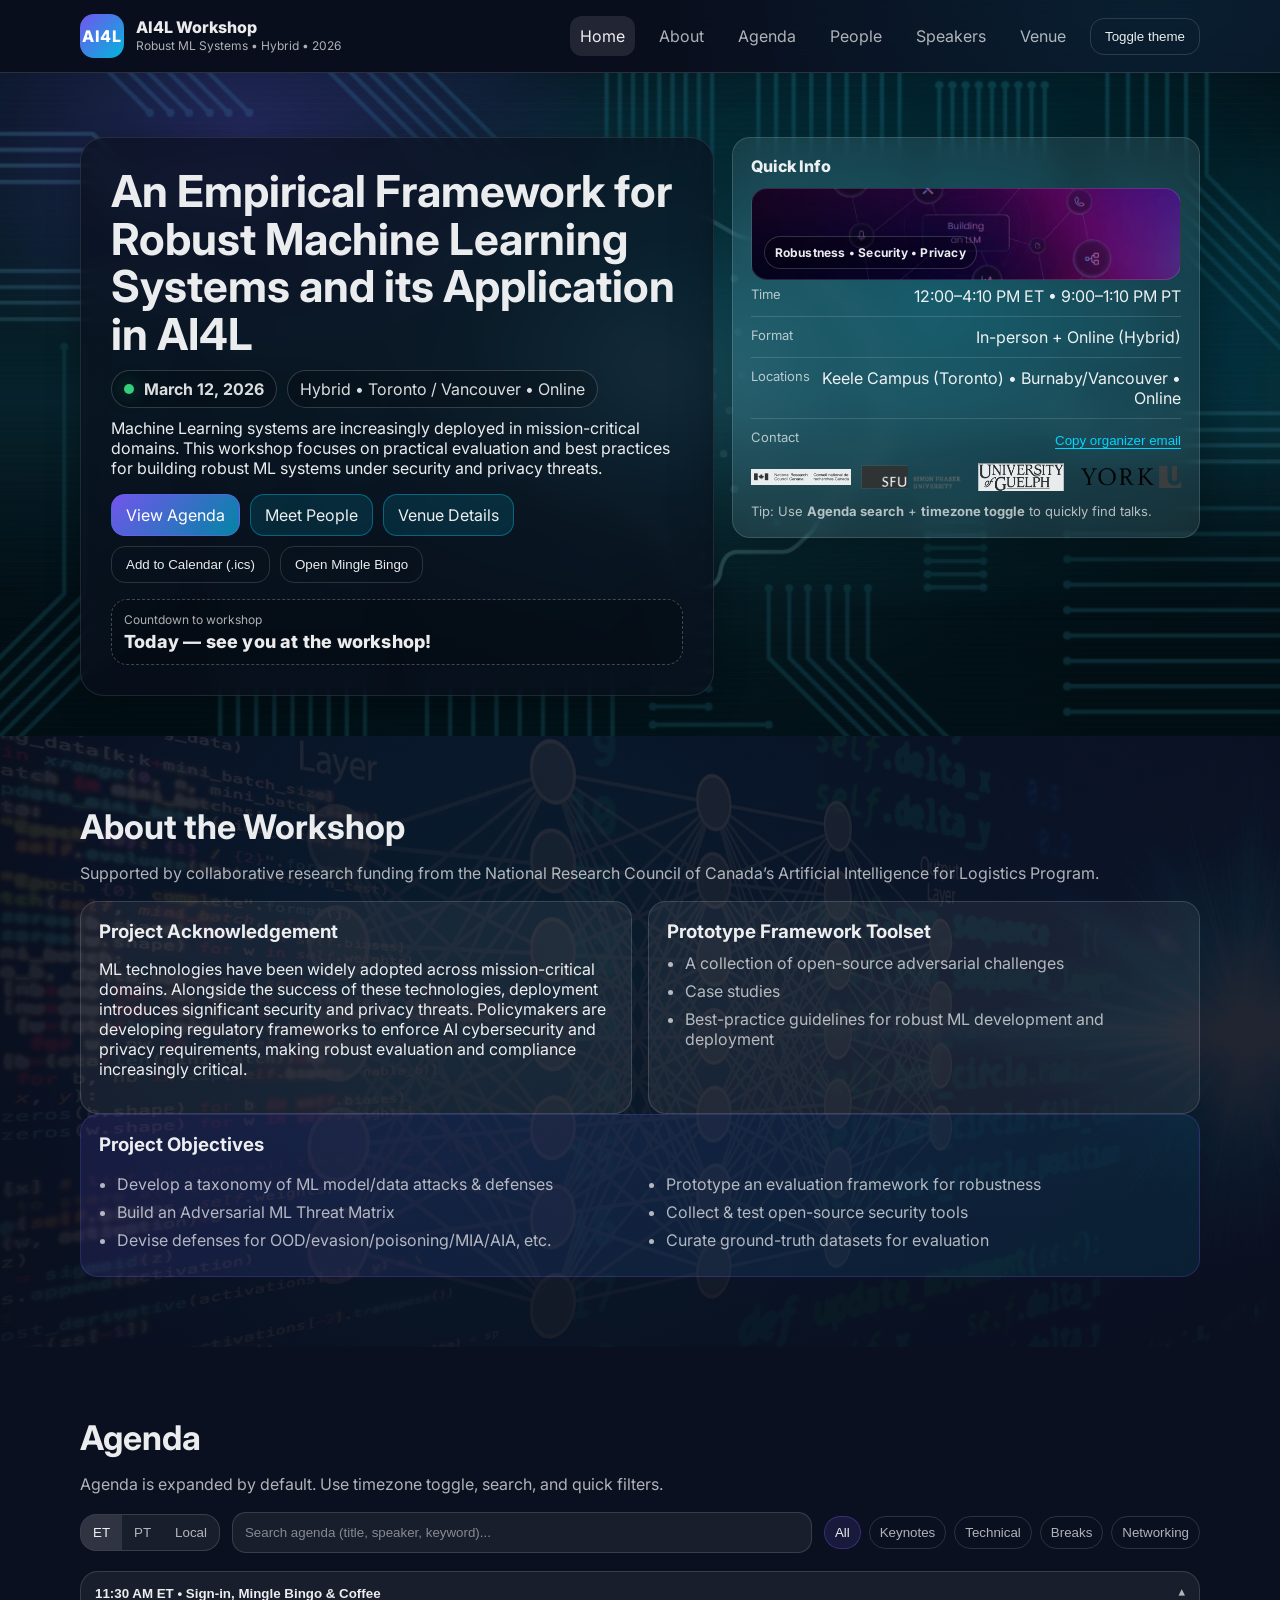
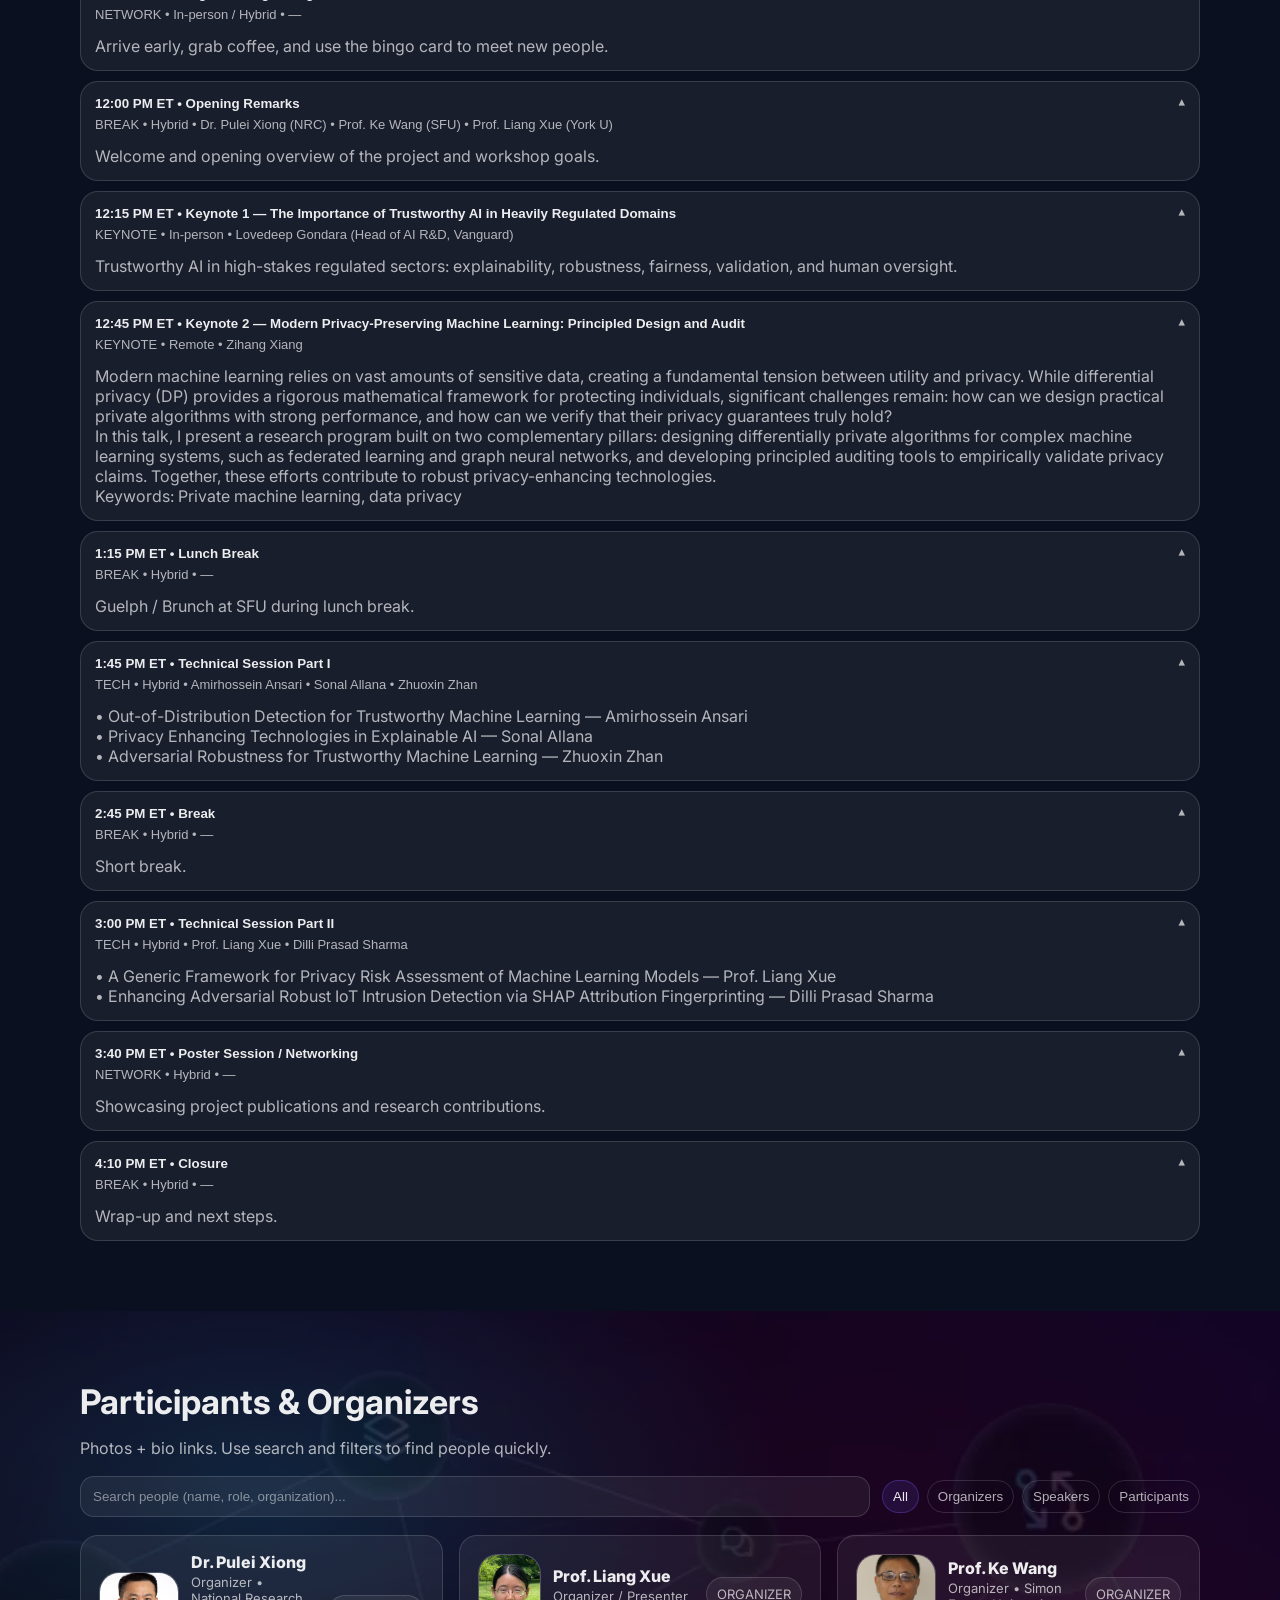
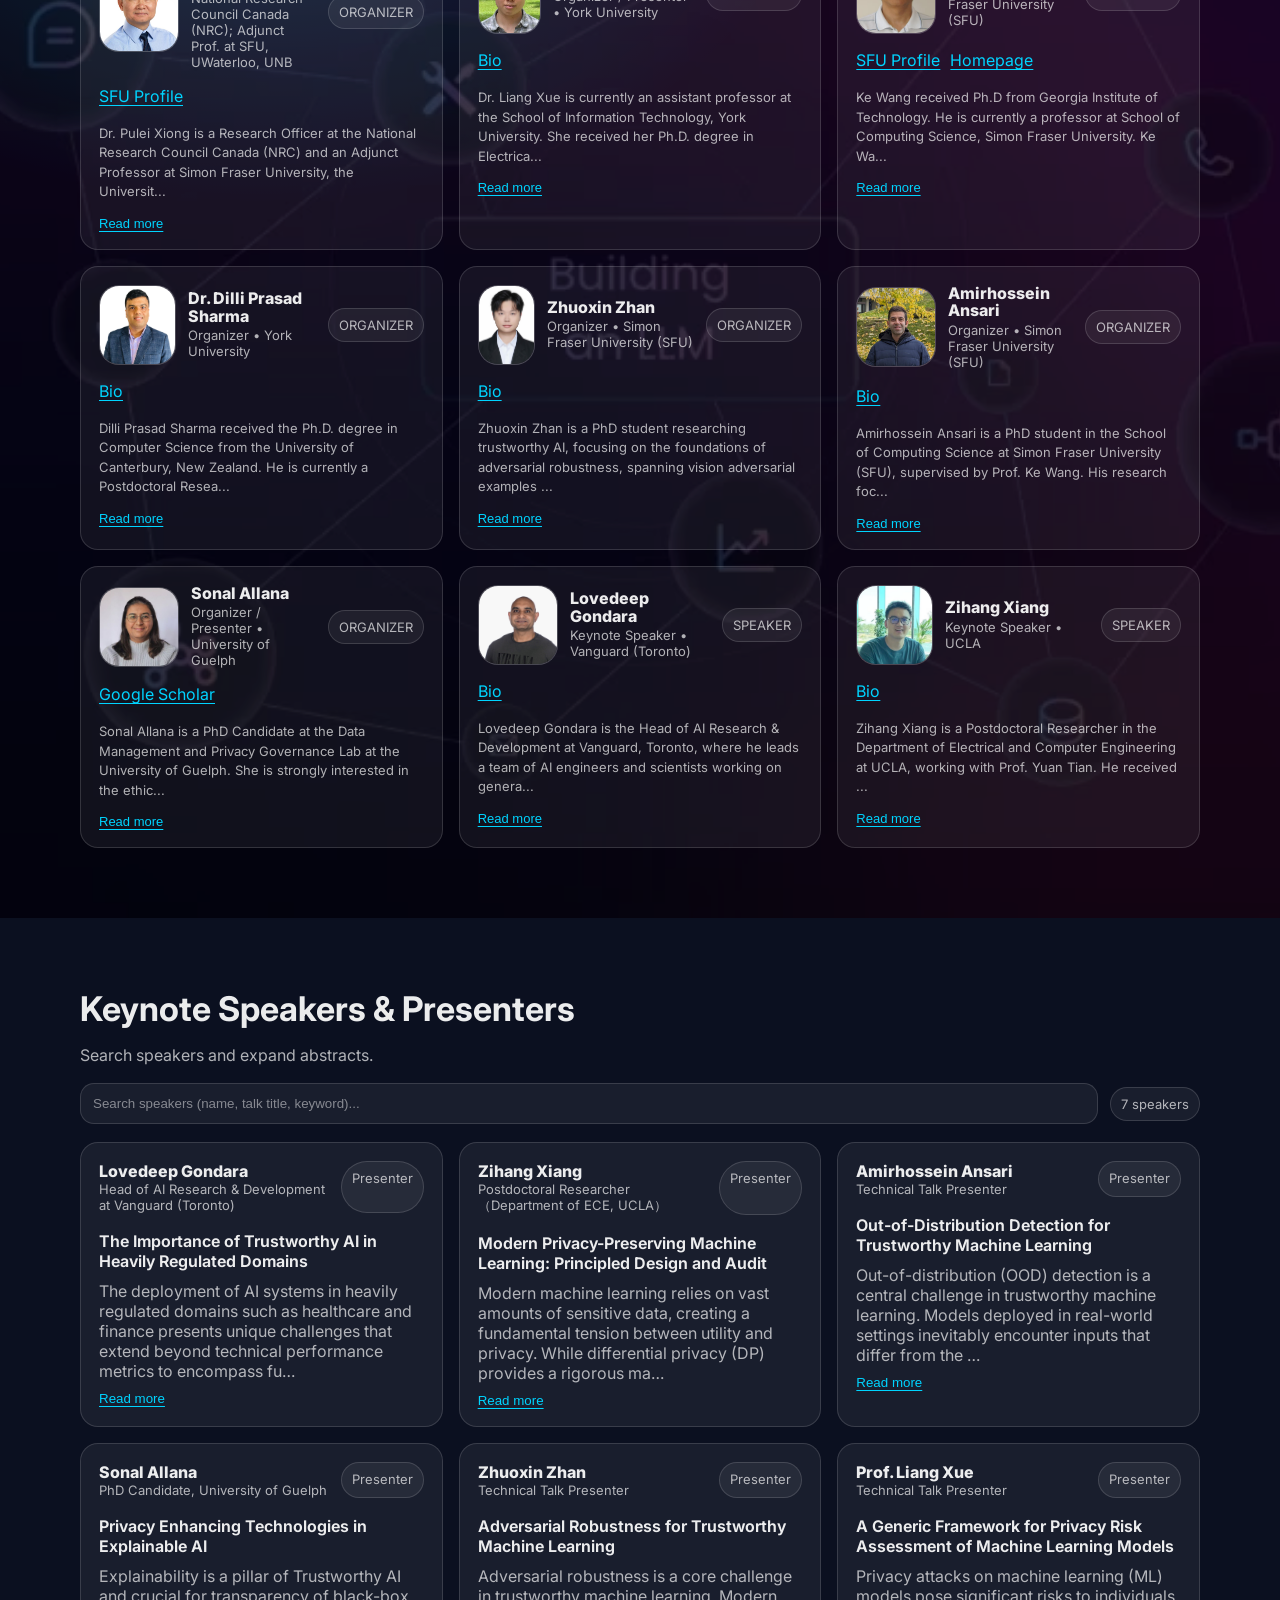
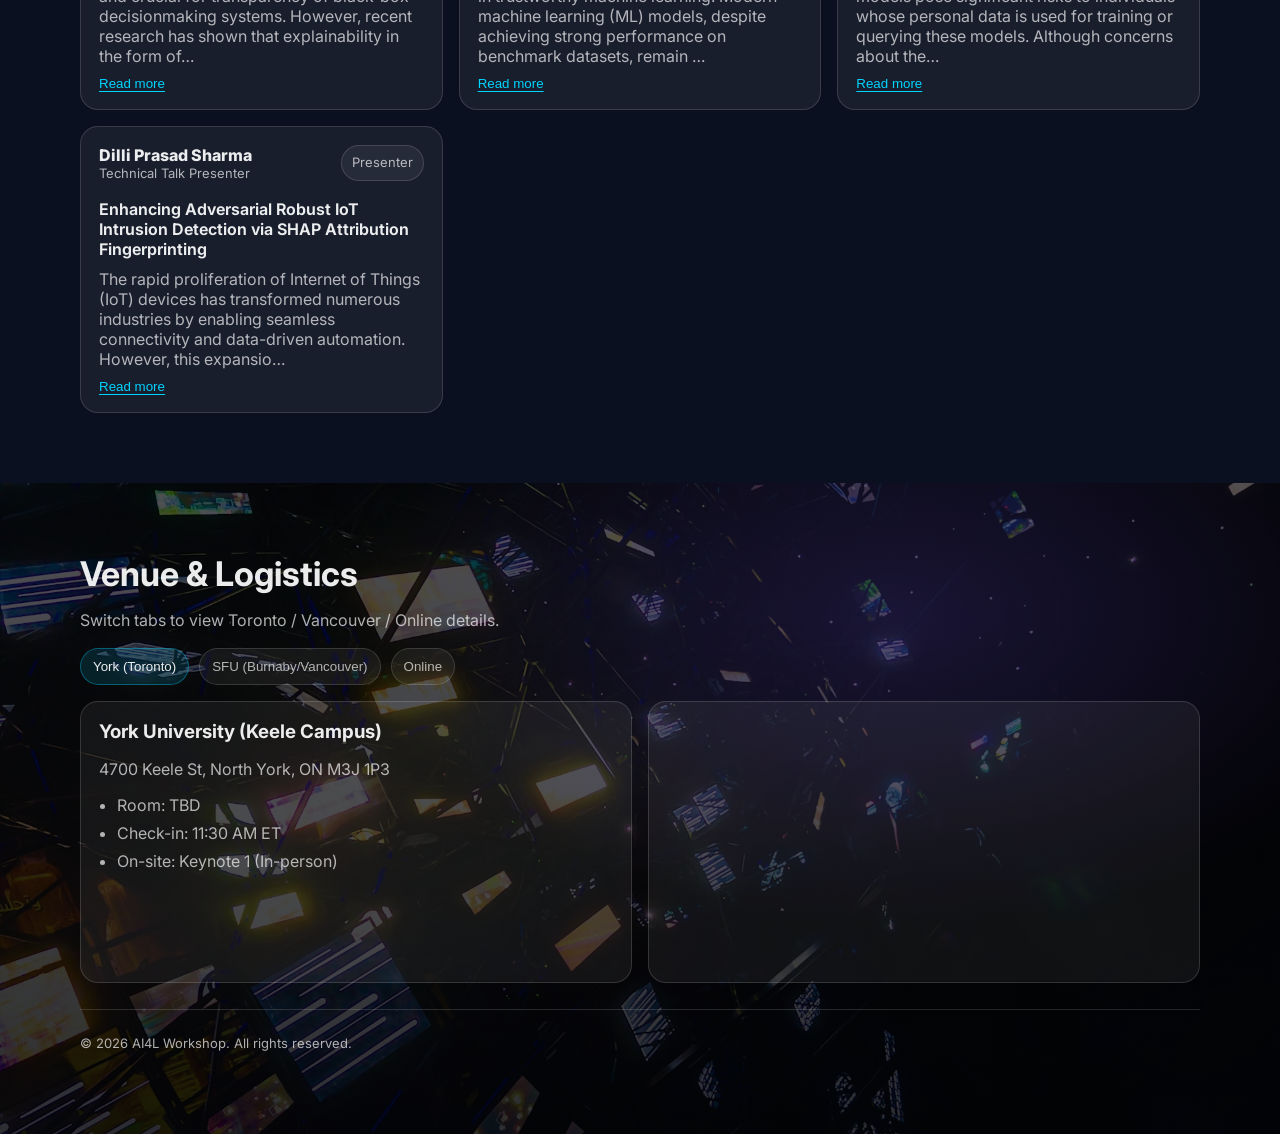
<file: index.html>
<!doctype html>
<html lang="en">

<head>
  <meta charset="utf-8" />
  <meta name="viewport" content="width=device-width, initial-scale=1" />
  <title>AI4L Workshop | Robust ML Systems</title>
  <meta name="description"
    content="An Empirical Framework for Robust Machine Learning Systems and its Application in AI4L — March 12, 2026 (Hybrid)." />

  <link rel="preconnect" href="https://fonts.googleapis.com">
  <link rel="preconnect" href="https://fonts.gstatic.com" crossorigin>
  <link href="https://fonts.googleapis.com/css2?family=Inter:wght@400;500;600;700;800&display=swap" rel="stylesheet">

  <link rel="stylesheet" href="workshop.css?v=9" />
  <script src="workshop.js?v=9" defer></script>
</head>

<body>
  <a class="skip-link" href="#main">Skip to content</a>

  <header class="topbar" id="top">
    <div class="container topbar__inner">
      <div class="brand">
        <div class="brand__mark" aria-hidden="true">AI4L</div>
        <div class="brand__text">
          <div class="brand__title">AI4L Workshop</div>
          <div class="brand__sub">Robust ML Systems • Hybrid • 2026</div>
        </div>
      </div>

      <nav class="nav" aria-label="Primary navigation">
        <button class="nav__toggle" id="navToggle" aria-expanded="false" aria-controls="navMenu">
          <span class="nav__toggleLines" aria-hidden="true"></span>
          <span class="sr-only">Open menu</span>
        </button>

        <ul class="nav__menu" id="navMenu">
          <li><a class="nav__link" href="#home">Home</a></li>
          <li><a class="nav__link" href="#about">About</a></li>
          <li><a class="nav__link" href="#agenda">Agenda</a></li>
          <li><a class="nav__link" href="#people">People</a></li>
          <li><a class="nav__link" href="#speakers">Speakers</a></li>
          <li><a class="nav__link" href="#venue">Venue</a></li>
          <li><button class="btn btn--ghost" id="themeToggle" type="button">Toggle theme</button></li>
        </ul>
      </nav>
    </div>
  </header>

  <main id="main">
    <!-- HERO -->
    <section class="hero" id="home">
      <div class="hero__bg" aria-hidden="true"></div>

      <div class="container hero__inner">
        <div class="hero__content">
          <div class="hero__panel">
            <h1>An Empirical Framework for Robust Machine Learning Systems and its Application in AI4L</h1>

            <div class="hero__meta">
              <div class="pill">
                <span class="pill__dot" aria-hidden="true"></span>
                <strong>March 12, 2026</strong>
              </div>
              <div class="pill">Hybrid • Toronto / Vancouver • Online</div>
            </div>

            <p class="hero__lead">
              Machine Learning systems are increasingly deployed in mission-critical domains. This workshop focuses on
              practical
              evaluation and best practices for building robust ML systems under security and privacy threats.
            </p>

            <div class="hero__cta">
              <a class="btn btn--primary" href="#agenda">View Agenda</a>
              <a class="btn btn--soft" href="#people">Meet People</a>
              <a class="btn btn--soft" href="#venue">Venue Details</a>
              <button class="btn btn--ghost" id="addToCalendar" type="button">Add to Calendar (.ics)</button>
              <button class="btn btn--ghost" id="openBingo" type="button">Open Mingle Bingo</button>
            </div>

            <div class="hero__countdown" role="status" aria-live="polite">
              <div class="countdown">
                <div class="countdown__label">Countdown to workshop</div>
                <div class="countdown__value" id="countdownValue">Loading…</div>
              </div>
            </div>
          </div>
        </div>

        <aside class="hero__side">
          <div class="card glass">
            <div class="card__title">Quick Info</div>

            <!-- AI chip mini banner -->
            <div class="miniBanner" role="img" aria-label="AI microchip illustration">
              <div class="miniBanner__text">
                Robustness • Security • Privacy
              </div>
            </div>

            <div class="kv">
              <div class="kv__row">
                <div class="kv__k">Time</div>
                <div class="kv__v">12:00–4:10 PM ET • 9:00–1:10 PM PT</div>
              </div>
              <div class="kv__row">
                <div class="kv__k">Format</div>
                <div class="kv__v">In-person + Online (Hybrid)</div>
              </div>
              <div class="kv__row">
                <div class="kv__k">Locations</div>
                <div class="kv__v">Keele Campus (Toronto) • Burnaby/Vancouver • Online</div>
              </div>
              <div class="kv__row">
                <div class="kv__k">Contact</div>
                <div class="kv__v">
                  <button class="linklike" id="copyEmail" type="button" data-email="ai4l-workshop@example.com">
                    Copy organizer email
                  </button>
                </div>
              </div>
            </div>

            <div class="logos" aria-label="Partner logos">
              <img src="assets/logo-nrc.png" alt="NRC logo" loading="lazy">
              <img src="assets/logo-sfu.png" alt="Simon Fraser University logo" loading="lazy">
              <img src="assets/logo-uog.png" alt="University of Guelph logo" loading="lazy">
              <img src="assets/logo-york.png" alt="York University logo" loading="lazy">
            </div>

            <div class="hint">
              Tip: Use <strong>Agenda search</strong> + <strong>timezone toggle</strong> to quickly find talks.
            </div>
          </div>
        </aside>
      </div>
    </section>

    <!-- ABOUT -->
    <section class="section section--mesh" id="about">
      <div class="section__bg" aria-hidden="true"></div>
      <div class="container">
        <header class="section__head">
          <h2>About the Workshop</h2>
          <p class="muted">
            Supported by collaborative research funding from the National Research Council of Canada’s Artificial
            Intelligence for Logistics Program.
          </p>
        </header>

        <div class="grid grid--2">
          <div class="card">
            <h3>Project Acknowledgement</h3>
            <p>
              ML technologies have been widely adopted across mission-critical domains. Alongside the success of these
              technologies,
              deployment introduces significant security and privacy threats. Policymakers are developing regulatory
              frameworks to enforce
              AI cybersecurity and privacy requirements, making robust evaluation and compliance increasingly critical.
            </p>
          </div>

          <div class="card">
            <h3>Prototype Framework Toolset</h3>
            <ul class="list">
              <li>A collection of open-source adversarial challenges</li>
              <li>Case studies</li>
              <li>Best-practice guidelines for robust ML development and deployment</li>
            </ul>
          </div>
        </div>

        <div class="card card--accent">
          <h3>Project Objectives</h3>
          <div class="grid grid--2">
            <ul class="list">
              <li>Develop a taxonomy of ML model/data attacks & defenses</li>
              <li>Build an Adversarial ML Threat Matrix</li>
              <li>Devise defenses for OOD/evasion/poisoning/MIA/AIA, etc.</li>
            </ul>
            <ul class="list">
              <li>Prototype an evaluation framework for robustness</li>
              <li>Collect & test open-source security tools</li>
              <li>Curate ground-truth datasets for evaluation</li>
            </ul>
          </div>
        </div>
      </div>
    </section>

    <!-- AGENDA -->
    <section class="section" id="agenda">
      <div class="container">
        <header class="section__head">
          <h2>Agenda</h2>
          <p class="muted">Agenda is expanded by default. Use timezone toggle, search, and quick filters.</p>
        </header>

        <div class="toolbar">
          <div class="seg" role="tablist" aria-label="Timezone">
            <button class="seg__btn is-active" data-tz="ET" type="button">ET</button>
            <button class="seg__btn" data-tz="PT" type="button">PT</button>
            <button class="seg__btn" data-tz="LOCAL" type="button">Local</button>
          </div>

          <div class="filters">
            <input class="input" id="agendaSearch" type="search"
              placeholder="Search agenda (title, speaker, keyword)..." />
            <div class="chips" id="agendaChips" aria-label="Agenda filters">
              <button class="chip is-active" data-type="ALL" type="button">All</button>
              <button class="chip" data-type="KEYNOTE" type="button">Keynotes</button>
              <button class="chip" data-type="TECH" type="button">Technical</button>
              <button class="chip" data-type="BREAK" type="button">Breaks</button>
              <button class="chip" data-type="NETWORK" type="button">Networking</button>
            </div>
          </div>
        </div>

        <div class="accordion" id="agendaList" aria-label="Agenda list">
          <!-- Rendered by workshop.js -->
        </div>
      </div>
    </section>

    <!-- PEOPLE -->
    <section class="section section--people" id="people">
      <div class="section__bg" aria-hidden="true"></div>
      <div class="container">
        <header class="section__head">
          <h2>Participants & Organizers</h2>
          <p class="muted">Photos + bio links. Use search and filters to find people quickly.</p>
        </header>

        <div class="toolbar">
          <input class="input" id="peopleSearch" type="search"
            placeholder="Search people (name, role, organization)..." />
          <div class="chips" id="peopleChips" aria-label="People filters">
            <button class="chip is-active" data-group="ALL" type="button">All</button>
            <button class="chip" data-group="ORGANIZER" type="button">Organizers</button>
            <button class="chip" data-group="SPEAKER" type="button">Speakers</button>
            <button class="chip" data-group="PARTICIPANT" type="button">Participants</button>
          </div>
        </div>

        <div class="grid grid--3" id="peopleGrid">
          <!-- Rendered by workshop.js -->
        </div>
      </div>
    </section>

    <!-- SPEAKERS -->
    <section class="section" id="speakers">
      <div class="container">
        <header class="section__head">
          <h2>Keynote Speakers & Presenters</h2>
          <p class="muted">Search speakers and expand abstracts.</p>
        </header>

        <div class="toolbar">
          <input class="input" id="speakerSearch" type="search"
            placeholder="Search speakers (name, talk title, keyword)..." />
          <div class="right">
            <span class="badge" id="speakerCount">0 speakers</span>
          </div>
        </div>

        <div class="grid grid--3" id="speakerGrid">
          <!-- Rendered by workshop.js -->
        </div>
      </div>
    </section>

    <!-- VENUE -->
    <section class="section section--venue" id="venue">
      <div class="section__bg" aria-hidden="true"></div>
      <div class="container">
        <header class="section__head">
          <h2>Venue & Logistics</h2>
          <p class="muted">Switch tabs to view Toronto / Vancouver / Online details.</p>
        </header>

        <div class="tabs" role="tablist" aria-label="Venue tabs">
          <button class="tab is-active" data-tab="york" type="button">York (Toronto)</button>
          <button class="tab" data-tab="sfu" type="button">SFU (Burnaby/Vancouver)</button>
          <button class="tab" data-tab="online" type="button">Online</button>
        </div>

        <div class="tabpanes">
          <section class="pane is-active" data-pane="york" aria-label="York venue">
            <div class="grid grid--2">
              <div class="card">
                <h3>York University (Keele Campus)</h3>
                <p class="muted">4700 Keele St, North York, ON M3J 1P3</p>
                <ul class="list">
                  <li>Room: TBD</li>
                  <li>Check-in: 11:30 AM ET</li>
                  <li>On-site: Keynote 1 (In-person)</li>
                </ul>
              </div>
              <div class="card map">
                <iframe title="York University map" loading="lazy" referrerpolicy="no-referrer-when-downgrade"
                  src="https://www.openstreetmap.org/export/embed.html?bbox=-79.518%2C43.762%2C-79.498%2C43.776&amp;layer=mapnik">
                </iframe>
              </div>
            </div>
          </section>

          <section class="pane" data-pane="sfu" aria-label="SFU venue">
            <div class="grid grid--2">
              <div class="card">
                <h3>Simon Fraser University (SFU)</h3>
                <p class="muted">Burnaby/Vancouver, BC</p>
                <ul class="list">
                  <li>Room: TBD</li>
                  <li>Start: 9:00 AM PT</li>
                  <li>Brunch at SFU during lunch break</li>
                </ul>
              </div>
              <div class="card map">
                <iframe title="SFU Burnaby map" loading="lazy" referrerpolicy="no-referrer-when-downgrade"
                  src="https://www.openstreetmap.org/export/embed.html?bbox=-122.933%2C49.275%2C-122.913%2C49.288&amp;layer=mapnik">
                </iframe>
              </div>
            </div>
          </section>

          <section class="pane" data-pane="online" aria-label="Online access">
            <div class="grid grid--2">
              <div class="card">
                <h3>Online Access</h3>
                <p class="muted">Hybrid event. Meeting link will be published here.</p>

                <div class="callout">
                  <div class="callout__title">Add your link</div>
                  <p class="muted">Replace the placeholder below with your Zoom/Teams URL.</p>

                  <div class="copyrow">
                    <code id="meetingLink">https://example.com/meeting-link</code>
                    <button class="btn btn--soft" id="copyMeeting" type="button">Copy</button>
                  </div>
                </div>
              </div>

              <div class="card">
                <h3>Organizing Committee & Project Members</h3>
                <p class="muted">
                  NRC: Dr. Pulei Xiong • York University: Prof. Liang Xue • SFU: Prof. Ke Wang • University of Guelph:
                  Prof. Xiaodong Lin (In Memoriam)
                </p>
                <p class="muted">
                  Project Members: Qingxin Meng, Ali, Sonal, Zhuoxin Zhan, Dilli Prasad Sharma, Amirhossein Ansari, …
                </p>
              </div>
            </div>
          </section>
        </div>

        <footer class="footer">
          <p>© 2026 AI4L Workshop. All rights reserved.</p>
        </footer>
      </div>
    </section>

    <!-- Back to top -->
    <button class="toTop" id="toTop" type="button" aria-label="Back to top">↑</button>
  </main>

  <!-- Mingle Bingo Modal -->
  <div class="modal" id="bingoModal" role="dialog" aria-modal="true" aria-labelledby="bingoTitle" aria-hidden="true">
    <div class="modal__backdrop" data-close="1"></div>
    <div class="modal__panel">
      <div class="modal__head">
        <h3 id="bingoTitle">Mingle Bingo</h3>
        <div class="modal__actions">
          <button class="btn btn--soft" id="shuffleBingo" type="button">Shuffle</button>
          <button class="btn btn--ghost" data-close="1" type="button">Close</button>
        </div>
      </div>

      <p class="muted">Click squares to mark them. Great for networking icebreakers.</p>

      <div class="bingo" id="bingoGrid" aria-label="Bingo grid"></div>

      <div class="muted small">
        Tip: Customize the prompts in <code>workshop.js</code> (array: <code>BINGO_PROMPTS</code>).
      </div>
    </div>
  </div>
</body>

</html>
</file>
<file: workshop.css>
:root {
  --bg: #0b1020;
  --panel: rgba(255, 255, 255, .06);
  --panel2: rgba(255, 255, 255, .10);
  --text: rgba(255, 255, 255, .92);
  --muted: rgba(255, 255, 255, .68);
  --border: rgba(255, 255, 255, .14);
  --shadow: 0 16px 60px rgba(0, 0, 0, .45);

  --accent: #7c5cff;
  --accent2: #00d4ff;
  --ok: #33d17a;

  --radius: 18px;
  --radius2: 24px;
  --container: 1120px;
  --font: "Inter", system-ui, -apple-system, Segoe UI, Roboto, Arial, sans-serif;
}

[data-theme="light"] {
  --bg: #f6f7fb;
  --panel: rgba(0, 0, 0, .04);
  --panel2: rgba(0, 0, 0, .06);
  --text: rgba(15, 18, 28, .92);
  --muted: rgba(15, 18, 28, .62);
  --border: rgba(15, 18, 28, .12);
  --shadow: 0 16px 60px rgba(0, 0, 0, .12);
  --accent: #5a3dff;
  --accent2: #0098ff;
}

* {
  box-sizing: border-box;
}

html {
  scroll-behavior: smooth;
}

body {
  margin: 0;
  font-family: var(--font);
  color: var(--text);
  background: radial-gradient(1200px 800px at 15% -10%, rgba(124, 92, 255, .32), transparent 65%),
    radial-gradient(900px 600px at 90% 0%, rgba(0, 212, 255, .20), transparent 55%),
    var(--bg);
}

a {
  color: inherit;
  text-decoration: none;
}

code {
  font-family: ui-monospace, SFMono-Regular, Menlo, Monaco, Consolas, "Liberation Mono", monospace;
}

.container {
  width: min(var(--container), calc(100% - 32px));
  margin: 0 auto;
}

.sr-only {
  position: absolute !important;
  width: 1px;
  height: 1px;
  padding: 0;
  margin: -1px;
  overflow: hidden;
  clip: rect(0, 0, 0, 0);
  white-space: nowrap;
  border: 0;
}

.skip-link {
  position: absolute;
  left: -999px;
  top: 8px;
  background: #111;
  color: #fff;
  padding: 10px 12px;
  border-radius: 12px;
}

.skip-link:focus {
  left: 12px;
  z-index: 9999;
}

.topbar {
  position: sticky;
  top: 0;
  z-index: 50;
  background: rgba(10, 14, 28, .55);
  backdrop-filter: blur(14px);
  border-bottom: 1px solid var(--border);
}

[data-theme="light"] .topbar {
  background: rgba(246, 247, 251, .75);
}

.topbar__inner {
  display: flex;
  align-items: center;
  justify-content: space-between;
  padding: 14px 0;
  gap: 18px;
}

.brand {
  display: flex;
  align-items: center;
  gap: 12px;
}

.brand__mark {
  width: 44px;
  height: 44px;
  border-radius: 14px;
  display: grid;
  place-items: center;
  background: linear-gradient(135deg, rgba(124, 92, 255, .92), rgba(0, 212, 255, .85));
  color: white;
  font-weight: 800;
  letter-spacing: .6px;
}

.brand__title {
  font-weight: 800;
  line-height: 1.1;
}

.brand__sub {
  font-size: 12px;
  color: var(--muted);
  margin-top: 2px;
}

.nav {
  display: flex;
  align-items: center;
}

.nav__toggle {
  display: none;
  border: 1px solid var(--border);
  background: var(--panel);
  border-radius: 14px;
  height: 42px;
  width: 46px;
  cursor: pointer;
}

.nav__toggleLines {
  display: block;
  width: 18px;
  height: 2px;
  margin: 0 auto;
  background: var(--text);
  position: relative;
}

.nav__toggleLines::before,
.nav__toggleLines::after {
  content: "";
  position: absolute;
  left: 0;
  width: 18px;
  height: 2px;
  background: var(--text);
}

.nav__toggleLines::before {
  top: -6px;
}

.nav__toggleLines::after {
  top: 6px;
}

.nav__menu {
  display: flex;
  align-items: center;
  gap: 14px;
  list-style: none;
  margin: 0;
  padding: 0;
}

.nav__link {
  padding: 10px 10px;
  border-radius: 12px;
  color: var(--muted);
  transition: background .18s ease, color .18s ease;
}

.nav__link:hover {
  background: var(--panel);
  color: var(--text);
}

.nav__link.is-active {
  background: var(--panel2);
  color: var(--text);
}

.btn {
  display: inline-flex;
  align-items: center;
  justify-content: center;
  gap: 8px;
  border-radius: 14px;
  border: 1px solid var(--border);
  padding: 10px 14px;
  background: var(--panel);
  color: var(--text);
  cursor: pointer;
  transition: transform .15s ease, background .15s ease, border-color .15s ease;
  user-select: none;
}

.btn:hover {
  transform: translateY(-1px);
  background: var(--panel2);
}

.btn:active {
  transform: translateY(0px);
}

.btn--primary {
  border-color: rgba(124, 92, 255, .45);
  background: linear-gradient(135deg, rgba(124, 92, 255, .92), rgba(0, 212, 255, .60));
  color: white;
}

.btn--soft {
  border-color: rgba(0, 212, 255, .35);
  background: rgba(0, 212, 255, .12);
}

.btn--ghost {
  background: transparent;
}

.section {
  padding: 70px 0;
  position: relative;
}

.section__head {
  margin-bottom: 18px;
}

.section__head h2 {
  margin: 0 0 8px 0;
  font-size: clamp(24px, 3.2vw, 34px);
}

.muted {
  color: var(--muted);
}

.small {
  font-size: 13px;
}

.grid {
  display: grid;
  gap: 16px;
}

.grid--2 {
  grid-template-columns: repeat(2, minmax(0, 1fr));
}

.grid--3 {
  grid-template-columns: repeat(3, minmax(0, 1fr));
}

.card {
  border: 1px solid var(--border);
  background: var(--panel);
  border-radius: var(--radius);
  padding: 18px 18px;
  box-shadow: none;
}

.card h3 {
  margin: 0 0 10px 0;
}

.card__title {
  font-weight: 800;
}

.card--accent {
  background: linear-gradient(135deg, rgba(124, 92, 255, .14), rgba(0, 212, 255, .08));
  border-color: rgba(124, 92, 255, .22);
}

.glass {
  background: rgba(255, 255, 255, .08);
  backdrop-filter: blur(14px);
  box-shadow: var(--shadow);
}

.list {
  margin: 0;
  padding-left: 18px;
  color: var(--muted);
}

.list li {
  margin: 8px 0;
}

.hero {
  padding: 64px 0 40px 0;
  position: relative;
  overflow: hidden;
}

.hero__bg {
  position: absolute;
  inset: 0;
  background:
    radial-gradient(900px 500px at 72% 35%, rgba(0, 212, 255, .22), transparent 60%),
    radial-gradient(700px 420px at 20% 10%, rgba(124, 92, 255, .26), transparent 55%),
    linear-gradient(180deg, rgba(0, 0, 0, .62), rgba(0, 0, 0, .68)),
    url("assets/ai-silhouette.png") center/cover no-repeat;
  filter: saturate(1.08);
  transform: scale(1.03);
}

.hero__bg::after {
  content: "";
  position: absolute;
  inset: -20%;
  background:
    linear-gradient(90deg, transparent, rgba(0, 212, 255, .10), transparent),
    repeating-linear-gradient(0deg, rgba(255, 255, 255, .02), rgba(255, 255, 255, .02) 1px, transparent 1px, transparent 6px);
  animation: heroScan 10s linear infinite;
  opacity: .35;
  mix-blend-mode: screen;
}

@keyframes heroScan {
  0% {
    transform: translateX(-10%) rotate(0.5deg);
  }

  100% {
    transform: translateX(10%) rotate(0.5deg);
  }
}

[data-theme="light"] .hero__bg {
  filter: saturate(1.05) contrast(1.05);
}

.hero__inner {
  position: relative;
  display: grid;
  grid-template-columns: 1.15fr .85fr;
  gap: 18px;
  align-items: start;
}

.hero h1 {
  margin: 0 0 12px 0;
  font-size: clamp(28px, 4vw, 44px);
  line-height: 1.08;
}

.hero__panel {
  background: rgba(10, 14, 28, 0.65);
  backdrop-filter: blur(12px);
  border: 1px solid rgba(255, 255, 255, 0.1);
  border-radius: 24px;
  padding: 30px;
  box-shadow: 0 8px 32px rgba(0, 0, 0, 0.3);
}

[data-theme="light"] .hero__panel {
  background: rgba(255, 255, 255, 0.65);
  border-color: rgba(0, 0, 0, 0.08);
  box-shadow: 0 8px 32px rgba(0, 0, 0, 0.08);
}

.hero__lead {
  margin: 10px 0 16px 0;
  color: rgba(255, 255, 255, .92);
}

[data-theme="light"] .hero__lead {
  color: rgba(15, 18, 28, .85);
}

.hero__meta {
  display: flex;
  flex-wrap: wrap;
  gap: 10px;
  margin: 12px 0 10px 0;
}

.pill {
  display: inline-flex;
  align-items: center;
  gap: 10px;
  padding: 8px 12px;
  border-radius: 999px;
  border: 1px solid rgba(255, 255, 255, .18);
  background: rgba(0, 0, 0, .20);
  color: rgba(255, 255, 255, .86);
}

[data-theme="light"] .pill {
  background: rgba(255, 255, 255, .60);
  border-color: rgba(0, 0, 0, .10);
  color: rgba(15, 18, 28, .80);
}

.pill__dot {
  width: 10px;
  height: 10px;
  border-radius: 99px;
  background: var(--ok);
  box-shadow: 0 0 18px rgba(51, 209, 122, .55);
}

.hero__cta {
  display: flex;
  flex-wrap: wrap;
  gap: 10px;
  margin-top: 10px;
}

.countdown {
  margin-top: 16px;
  border: 1px dashed rgba(255, 255, 255, .24);
  border-radius: 16px;
  padding: 12px 12px;
  background: rgba(0, 0, 0, .18);
}

[data-theme="light"] .countdown {
  background: rgba(255, 255, 255, .55);
  border-color: rgba(0, 0, 0, .14);
}

.countdown__label {
  font-size: 12px;
  color: var(--muted);
  margin-bottom: 4px;
}

.countdown__value {
  font-weight: 800;
  font-size: 18px;
  letter-spacing: .2px;
}

.kv {
  display: grid;
  gap: 10px;
  margin-top: 6px;
}

.kv__row {
  display: flex;
  justify-content: space-between;
  gap: 12px;
  border-bottom: 1px solid var(--border);
  padding-bottom: 10px;
}

.kv__row:last-child {
  border-bottom: 0;
  padding-bottom: 0;
}

.kv__k {
  color: var(--muted);
  font-size: 13px;
}

.kv__v {
  text-align: right;
}

.linklike {
  padding: 0;
  border: 0;
  background: transparent;
  color: var(--accent2);
  cursor: pointer;
  text-decoration: underline;
  text-underline-offset: 3px;
}

.logos {
  display: grid;
  grid-template-columns: repeat(4, minmax(0, 1fr));
  gap: 10px;
  margin-top: 14px;
  align-items: center;
}

.logos img {
  width: 100%;
  max-height: 40px;
  object-fit: contain;
  filter: grayscale(1) contrast(1.1);
  opacity: .9;
  transition: filter .18s ease, opacity .18s ease, transform .18s ease;
}

.logos img:hover {
  filter: grayscale(0) contrast(1.05);
  opacity: 1;
  transform: translateY(-1px);
}

.hint {
  margin-top: 12px;
  font-size: 13px;
  color: var(--muted);
}

/* mini banner in hero side card (AI chip) */
.miniBanner {
  margin-top: 12px;
  border-radius: 16px;
  border: 1px solid var(--border);
  overflow: hidden;
  min-height: 92px;
  background:
    linear-gradient(90deg, rgba(0, 0, 0, .55), rgba(0, 0, 0, .15)),
    url("assets/ai-chip.avif") center/cover no-repeat;
  position: relative;
}

.miniBanner__text {
  position: absolute;
  left: 12px;
  bottom: 10px;
  padding: 8px 10px;
  border-radius: 999px;
  border: 1px solid rgba(255, 255, 255, .18);
  background: rgba(0, 0, 0, .25);
  color: rgba(255, 255, 255, .92);
  font-weight: 700;
  font-size: 12px;
  letter-spacing: .2px;
}

.section--mesh .section__bg {
  position: absolute;
  inset: 0;
  background:
    linear-gradient(180deg, rgba(10, 14, 28, .86), rgba(10, 14, 28, .92)),
    url("assets/ai-neural.webp") center/cover no-repeat;
  opacity: .85;
  z-index: -1;
}

[data-theme="light"] .section--mesh .section__bg {
  background:
    linear-gradient(180deg, rgba(246, 247, 251, .86), rgba(246, 247, 251, .92)),
    url("assets/ai-neural.webp") center/cover no-repeat;
  opacity: .78;
}

/* People background: AI chip */
.section--people .section__bg {
  position: absolute;
  inset: 0;
  background:
    radial-gradient(900px 520px at 20% 15%, rgba(0, 212, 255, .18), transparent 60%),
    linear-gradient(180deg, rgba(0, 0, 0, .70), rgba(0, 0, 0, .78)),
    url("assets/ai-chip.avif") center/cover no-repeat;
  opacity: .85;
  z-index: -1;
}

[data-theme="light"] .section--people .section__bg {
  background:
    radial-gradient(900px 520px at 20% 15%, rgba(0, 212, 255, .12), transparent 60%),
    linear-gradient(180deg, rgba(246, 247, 251, .82), rgba(246, 247, 251, .92)),
    url("assets/ai-chip.avif") center/cover no-repeat;
  opacity: .75;
}

.toolbar {
  display: flex;
  flex-wrap: wrap;
  gap: 12px;
  align-items: center;
  justify-content: space-between;
  margin: 12px 0 18px 0;
}

.right {
  display: flex;
  align-items: center;
  gap: 10px;
}

.input {
  flex: 1 1 320px;
  padding: 12px 12px;
  border-radius: 14px;
  border: 1px solid var(--border);
  background: var(--panel);
  color: var(--text);
  outline: none;
}

.input::placeholder {
  color: rgba(255, 255, 255, .48);
}

[data-theme="light"] .input::placeholder {
  color: rgba(15, 18, 28, .42);
}

.seg {
  display: inline-flex;
  border: 1px solid var(--border);
  background: var(--panel);
  border-radius: 16px;
  overflow: hidden;
}

.seg__btn {
  border: 0;
  background: transparent;
  padding: 10px 12px;
  color: var(--muted);
  cursor: pointer;
}

.seg__btn.is-active {
  color: var(--text);
  background: var(--panel2);
}

.filters {
  display: flex;
  flex-wrap: wrap;
  gap: 12px;
  align-items: center;
  flex: 1 1 520px;
}

.chips {
  display: flex;
  flex-wrap: wrap;
  gap: 8px;
}

.chip {
  border: 1px solid var(--border);
  background: transparent;
  color: var(--muted);
  padding: 8px 10px;
  border-radius: 999px;
  cursor: pointer;
}

.chip.is-active {
  color: var(--text);
  border-color: rgba(124, 92, 255, .32);
  background: rgba(124, 92, 255, .12);
}

.accordion {
  display: grid;
  gap: 10px;
}

.accordion__item {
  border: 1px solid var(--border);
  background: var(--panel);
  border-radius: var(--radius);
  overflow: hidden;
}

.accordion__btn {
  width: 100%;
  text-align: left;
  border: 0;
  background: transparent;
  color: var(--text);
  padding: 14px 14px;
  cursor: pointer;
  display: flex;
  justify-content: space-between;
  gap: 10px;
  align-items: start;
}

.accordion__title {
  font-weight: 750;
}

.accordion__meta {
  color: var(--muted);
  font-size: 13px;
  margin-top: 6px;
}

.accordion__chev {
  color: var(--muted);
  transition: transform .15s ease;
}

.accordion__panel {
  padding: 0 14px 14px 14px;
  color: var(--muted);
  display: none;
}

.accordion__item.is-open .accordion__panel {
  display: block;
}

.accordion__item.is-open .accordion__chev {
  transform: rotate(180deg);
}

.badge {
  border: 1px solid var(--border);
  background: var(--panel);
  padding: 8px 10px;
  border-radius: 999px;
  color: var(--muted);
  font-size: 13px;
}

.speaker {
  display: flex;
  flex-direction: column;
  gap: 10px;
}

.speaker__top {
  display: flex;
  justify-content: space-between;
  gap: 10px;
}

.speaker__name {
  font-weight: 800;
}

.speaker__role {
  font-size: 13px;
  color: var(--muted);
}

.speaker__talk {
  font-weight: 650;
  margin-top: 8px;
}

.speaker__abstract {
  color: var(--muted);
  margin: 0;
}

.speaker__more {
  border: 0;
  background: transparent;
  color: var(--accent2);
  cursor: pointer;
  padding: 0;
  text-align: left;
  text-decoration: underline;
  text-underline-offset: 3px;
}

.tabs {
  display: flex;
  gap: 10px;
  flex-wrap: wrap;
  margin: 12px 0 16px 0;
}

.tab {
  border: 1px solid var(--border);
  background: var(--panel);
  color: var(--muted);
  padding: 10px 12px;
  border-radius: 999px;
  cursor: pointer;
}

.tab.is-active {
  color: var(--text);
  border-color: rgba(0, 212, 255, .35);
  background: rgba(0, 212, 255, .12);
}

.pane {
  display: none;
}

.pane.is-active {
  display: block;
}

/* Venue background: futuristic tunnel */
.section--venue .section__bg {
  position: absolute;
  inset: 0;
  background:
    radial-gradient(900px 520px at 70% 20%, rgba(124, 92, 255, .22), transparent 60%),
    linear-gradient(180deg, rgba(0, 0, 0, .62), rgba(0, 0, 0, .78)),
    url("assets/ai-tunnel.avif") center/cover no-repeat;
  opacity: .85;
  z-index: -1;
}

[data-theme="light"] .section--venue .section__bg {
  background:
    radial-gradient(900px 520px at 70% 20%, rgba(124, 92, 255, .14), transparent 60%),
    linear-gradient(180deg, rgba(246, 247, 251, .82), rgba(246, 247, 251, .92)),
    url("assets/ai-tunnel.avif") center/cover no-repeat;
  opacity: .80;
}

.map {
  padding: 0;
  overflow: hidden;
}

.map iframe {
  width: 100%;
  height: 280px;
  border: 0;
  display: block;
  border-radius: var(--radius);
}

.callout {
  border: 1px solid var(--border);
  background: rgba(0, 0, 0, .15);
  border-radius: 16px;
  padding: 12px;
}

[data-theme="light"] .callout {
  background: rgba(255, 255, 255, .55);
}

.copyrow {
  display: flex;
  gap: 10px;
  align-items: center;
  margin-top: 10px;
}

.copyrow code {
  flex: 1 1 auto;
  padding: 10px;
  border-radius: 12px;
  border: 1px solid var(--border);
  background: var(--panel);
  overflow: auto;
}

.footer {
  margin-top: 26px;
  padding-top: 12px;
  border-top: 1px solid var(--border);
  color: var(--muted);
  font-size: 13px;
}

.toTop {
  position: fixed;
  right: 16px;
  bottom: 16px;
  border-radius: 999px;
  height: 44px;
  width: 44px;
  border: 1px solid var(--border);
  background: var(--panel);
  color: var(--text);
  cursor: pointer;
  box-shadow: var(--shadow);
  opacity: 0;
  pointer-events: none;
  transform: translateY(8px);
  transition: opacity .15s ease, transform .15s ease;
}

.toTop.is-show {
  opacity: 1;
  pointer-events: auto;
  transform: translateY(0);
}

/* Modal */
.modal {
  position: fixed;
  inset: 0;
  display: none;
  z-index: 200;
}

.modal.is-open {
  display: block;
}

.modal__backdrop {
  position: absolute;
  inset: 0;
  background: rgba(0, 0, 0, .62);
}

.modal__panel {
  position: relative;
  width: min(860px, calc(100% - 24px));
  margin: 70px auto;
  border-radius: var(--radius2);
  background: radial-gradient(700px 420px at 25% 0%, rgba(124, 92, 255, .18), transparent 55%),
    radial-gradient(700px 420px at 85% 10%, rgba(0, 212, 255, .12), transparent 60%),
    var(--bg);
  border: 1px solid var(--border);
  box-shadow: var(--shadow);
  padding: 18px;
}

[data-theme="light"] .modal__panel {
  background: radial-gradient(700px 420px at 25% 0%, rgba(124, 92, 255, .14), transparent 55%),
    radial-gradient(700px 420px at 85% 10%, rgba(0, 212, 255, .10), transparent 60%),
    var(--bg);
}

.modal__head {
  display: flex;
  align-items: center;
  justify-content: space-between;
  gap: 12px;
}

.modal__actions {
  display: flex;
  gap: 10px;
  flex-wrap: wrap;
}

.bingo {
  display: grid;
  grid-template-columns: repeat(5, minmax(0, 1fr));
  gap: 10px;
  margin: 14px 0;
}

.bingo__cell {
  border: 1px solid var(--border);
  background: var(--panel);
  border-radius: 14px;
  padding: 12px;
  min-height: 78px;
  cursor: pointer;
  color: var(--muted);
  transition: transform .12s ease, background .12s ease, border-color .12s ease;
}

.bingo__cell:hover {
  transform: translateY(-1px);
  background: var(--panel2);
}

.bingo__cell.is-marked {
  border-color: rgba(51, 209, 122, .35);
  background: rgba(51, 209, 122, .12);
  color: var(--text);
}

/* People cards */
.person {
  display: flex;
  flex-direction: column;
  gap: 10px;
}

.person__top {
  display: flex;
  align-items: center;
  gap: 12px;
}

.avatar {
  width: 80px;
  height: 80px;
  border-radius: 20px;
  object-fit: cover;
  border: 1px solid var(--border);
  background: var(--panel2);
}

.person__name {
  font-weight: 800;
  line-height: 1.1;
}

.person__meta {
  font-size: 13px;
  color: var(--muted);
  margin-top: 2px;
}

.person__links {
  display: flex;
  flex-wrap: wrap;
  gap: 10px;
  margin-top: 6px;
}

.person__link {
  color: var(--accent2);
  text-decoration: underline;
  text-underline-offset: 3px;
}

.person__bio {
  margin-top: 8px;
  font-size: 13px;
  line-height: 1.5;
  color: var(--muted);
}

.person__more {
  border: 0;
  background: transparent;
  color: var(--accent2);
  cursor: pointer;
  padding: 0;
  text-align: left;
  text-decoration: underline;
  text-underline-offset: 3px;
  margin-top: 4px;
  font-size: 13px;
}

/* Responsive */
@media (max-width: 980px) {
  .hero__inner {
    grid-template-columns: 1fr;
  }
}

@media (max-width: 820px) {
  .grid--2 {
    grid-template-columns: 1fr;
  }

  .grid--3 {
    grid-template-columns: 1fr;
  }

  .nav__toggle {
    display: inline-flex;
    align-items: center;
    justify-content: center;
  }

  .nav__menu {
    position: absolute;
    right: 16px;
    top: 64px;
    flex-direction: column;
    align-items: stretch;
    width: min(320px, calc(100% - 32px));
    padding: 12px;
    border-radius: 18px;
    border: 1px solid var(--border);
    background: rgba(10, 14, 28, .92);
    backdrop-filter: blur(12px);
    display: none;
  }

  [data-theme="light"] .nav__menu {
    background: rgba(246, 247, 251, .92);
  }

  .nav__menu.is-open {
    display: flex;
  }
}
</file>
